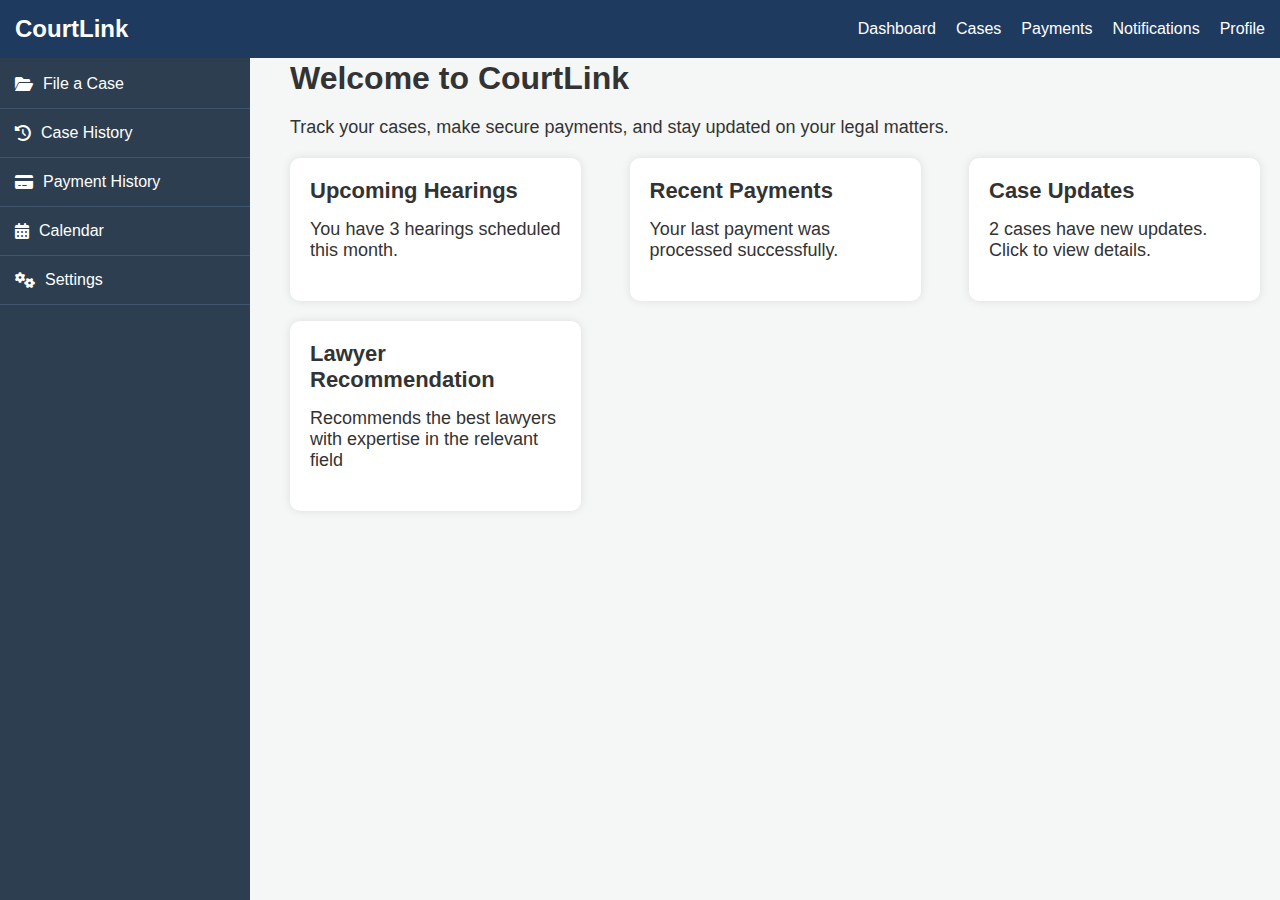
<file: index.html>
<!DOCTYPE html>
<html lang="en">
<head>
    <meta charset="UTF-8">
    <meta name="viewport" content="width=device-width, initial-scale=1.0">
    <title>CourtLink: Digital Justice System</title>
    <link rel="stylesheet" href="styles.css">
    <link rel="stylesheet" href="https://cdnjs.cloudflare.com/ajax/libs/font-awesome/6.0.0-beta3/css/all.min.css">
</head>
<body>
    <!-- Top Navbar -->
    <nav class="navbar">
        <div class="logo">CourtLink</div>
        <ul class="nav-links">
            <li><a href="dashboard.html">Dashboard</a></li>
            <li><a href="#">Cases</a></li>
            <li><a href="#">Payments</a></li>
            <li><a href="#">Notifications</a></li>
            <li><a href="signin.html">Profile</a></li>
        </ul>
        <div class="menu-icon">
            <i class="fas fa-bars"></i>
        </div>
    </nav>

    <!-- Sidebar -->
    <div class="sidebar">
        <ul>
            <li><a href="#"><i class="fas fa-folder-open"></i> File a Case</a></li>
            <li><a href="#"><i class="fas fa-history"></i> Case History</a></li>
            <li><a href="#"><i class="fas fa-credit-card"></i> Payment History</a></li>
            <li><a href="#"><i class="fas fa-calendar-alt"></i> Calendar</a></li>
            <li><a href="#"><i class="fas fa-cogs"></i> Settings</a></li>
        </ul>
    </div>

    <!-- Main Content -->
    <div class="main-content">
        <h1>Welcome to CourtLink</h1>
        <p>Track your cases, make secure payments, and stay updated on your legal matters.</p>

        <!-- Sample Dashboard Cards -->
        <div class="card-container">
            <div class="card">
                <h3>Upcoming Hearings</h3>
                <p>You have 3 hearings scheduled this month.</p>
            </div>
            <div class="card">
                <h3>Recent Payments</h3>
                <p>Your last payment was processed successfully.</p>
            </div>
            <div class="card">
                <h3>Case Updates</h3>
                <p>2 cases have new updates. Click to view details.</p>
            </div>
            <div class="card">
              <h3>Lawyer Recommendation</h3>
              <p>Recommends the best lawyers with expertise in the relevant field</p>
            </div>
        </div>
    </div>

    <script src="script.js"></script>
</body>
</html>
</file>
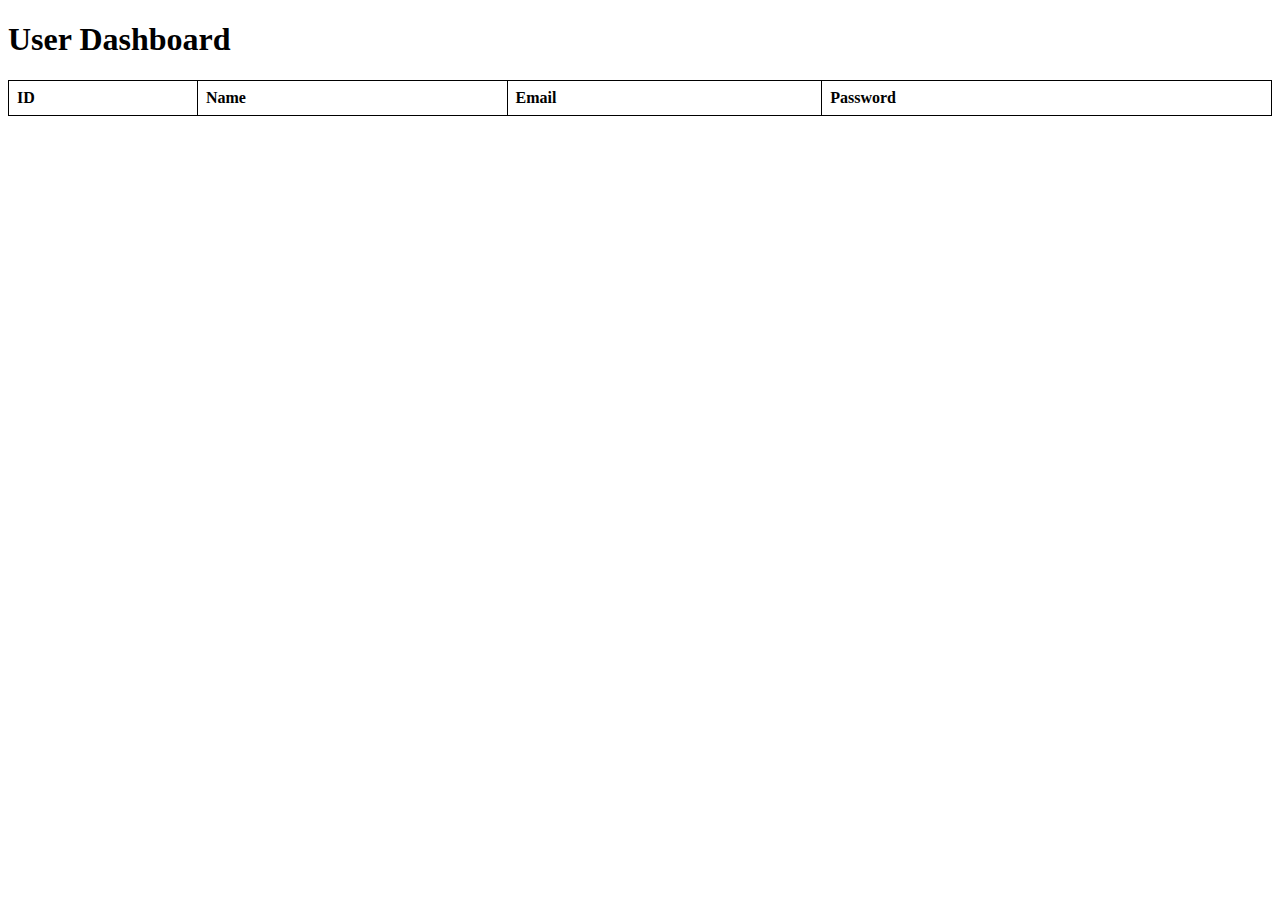
<file: Dashboard.html>
<!DOCTYPE html>
<html lang="en">
<head>
    <meta charset="UTF-8">
    <meta name="viewport" content="width=device-width, initial-scale=1.0">
    <title>Dashboard</title>
    <style>
        table {
            width: 100%;
            border-collapse: collapse;
        }
        table, th, td {
            border: 1px solid black;
        }
        th, td {
            padding: 8px;
            text-align: left;
        }
    </style>
</head>
<body>
    <h1>User Dashboard</h1>
    
    <table id="userTable">
        <thead>
            <tr>
                <th>ID</th>
                <th>Name</th>
                <th>Email</th>
                <th>Password</th>
            </tr>
        </thead>
        <tbody>
            <!-- User data will be inserted here -->
        </tbody>
    </table>

    <script>
        function fetchUsers() {
            fetch('https://nikhildarji123.github.io/final-year-project-/')
                .then(response => response.json())
                .then(data => {
                    const tableBody = document.getElementById('userTable').getElementsByTagName('tbody')[0];
                    
                    // Clear existing table rows
                    tableBody.innerHTML = '';

                    // Populate table with user data
                    data.forEach(user => {
                        const row = tableBody.insertRow();
                        row.insertCell(0).textContent = user.id;
                        row.insertCell(1).textContent = user.name;
                        row.insertCell(2).textContent = user.email;
                        row.insertCell(3).textContent = user.password;
                    });
                })
                .catch(error => {
                    console.error('Error fetching users:', error);
                });
        }

        // Fetch users when the page loads
        document.addEventListener('DOMContentLoaded', fetchUsers);
    </script>
</body>
</html>
</file>
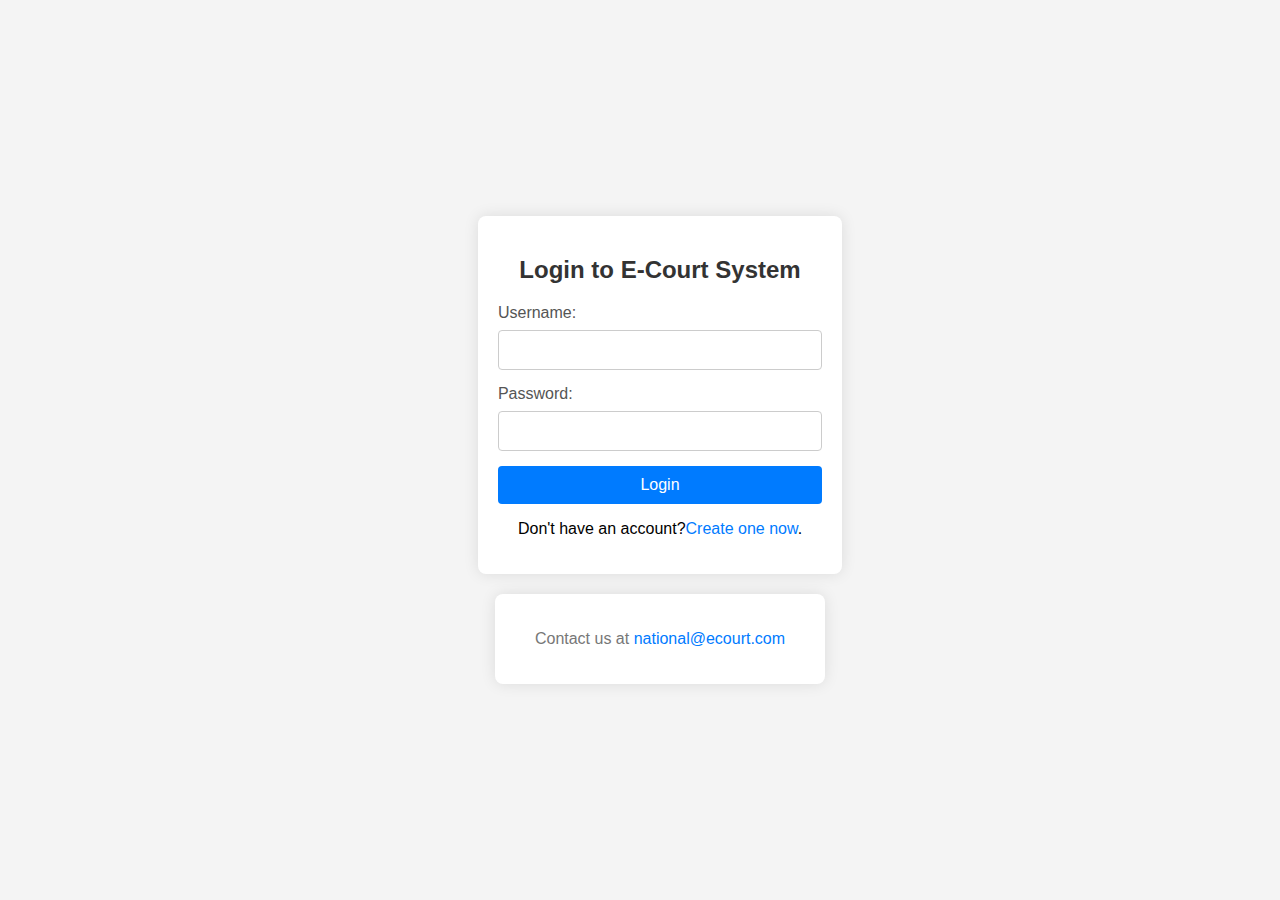
<file: edit_profile.html>
<!DOCTYPE html>
<html lang="en">
<head>
    <meta charset="UTF-8">
    <meta name="viewport" content="width=device-width, initial-scale=1.0">
    <title>Edit Profile</title>
</head>
<body>
    <h1>Edit Profile</h1>

    <form id="editProfileForm">
        <label for="email">Email:</label>
        <input type="email" id="email" name="email" required><br><br>

        <button type="submit">Save Changes</button>
    </form>

    <script>
        const user = JSON.parse(localStorage.getItem('user'));

        if (user && user.email) {
            document.getElementById('email').value = user.email;
        } else {
            window.location.href = 'signin.html'; // Redirect to sign-in if not logged in
        }

        document.getElementById('editProfileForm').addEventListener('submit', function(event) {
            event.preventDefault();

            const updatedEmail = document.getElementById('email').value;

            // Update user in localStorage
            localStorage.setItem('user', JSON.stringify({ email: updatedEmail }));

            window.location.href = 'profile.html'; // Redirect back to profile page
        });
    </script>
</body>
</html>
</file>
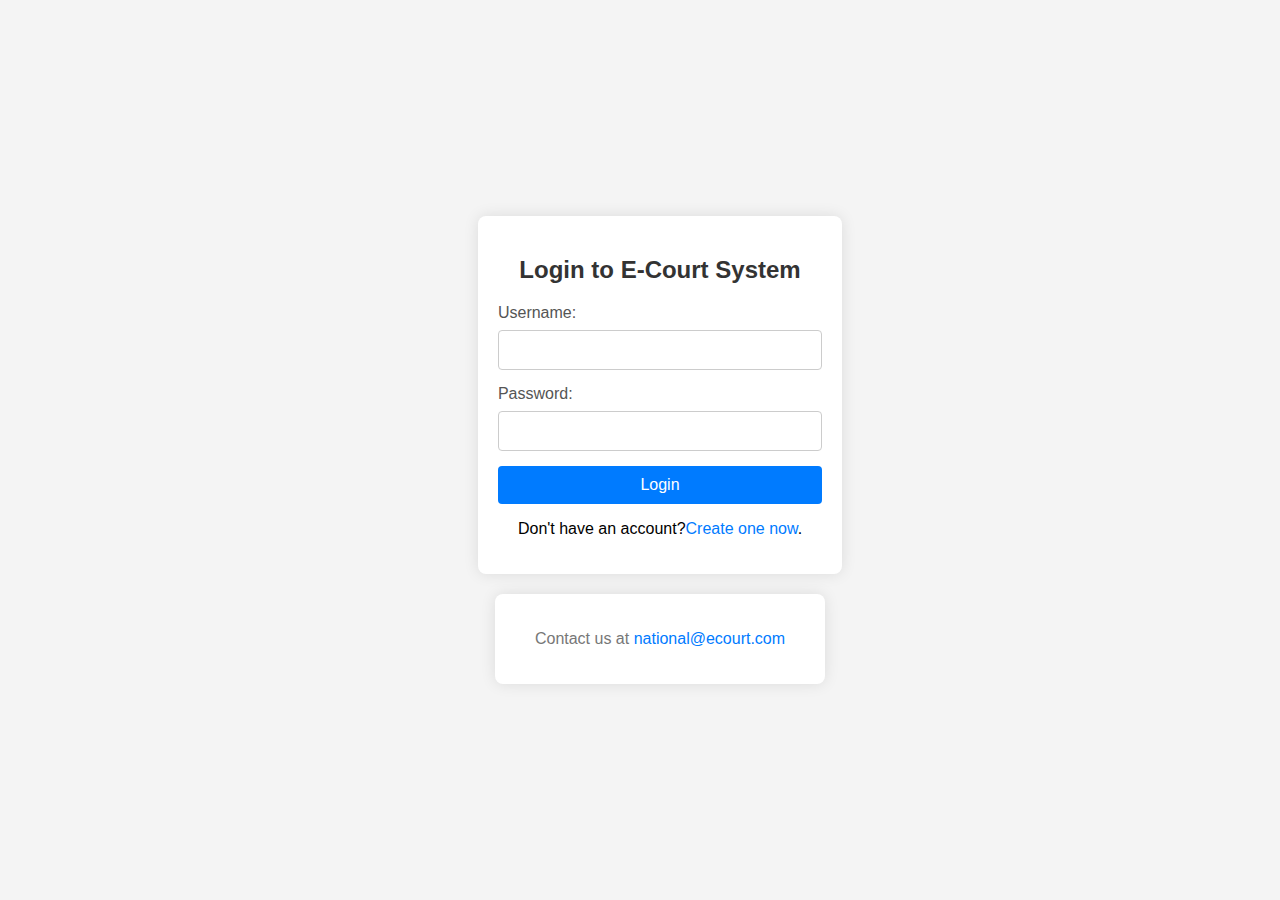
<file: profile.html>
<!DOCTYPE html>
<html lang="en">
<head>
    <meta charset="UTF-8">
    <meta name="viewport" content="width=device-width, initial-scale=1.0">
    <title>Your Profile</title>
</head>
<body>
    <h1>Profile</h1>

    <div id="profileDetails">
        <p><strong>Email:</strong> <span id="userEmail"></span></p>
    </div>

    <a href="edit_profile.html">Edit Profile</a>

    <script>
        const user = JSON.parse(localStorage.getItem('user'));

        if (user && user.email) {
            document.getElementById('userEmail').textContent = user.email;
        } else {
            window.location.href = 'signin.html'; // Redirect to sign-in if not logged in
        }
    </script>
</body>
</html>
</file>
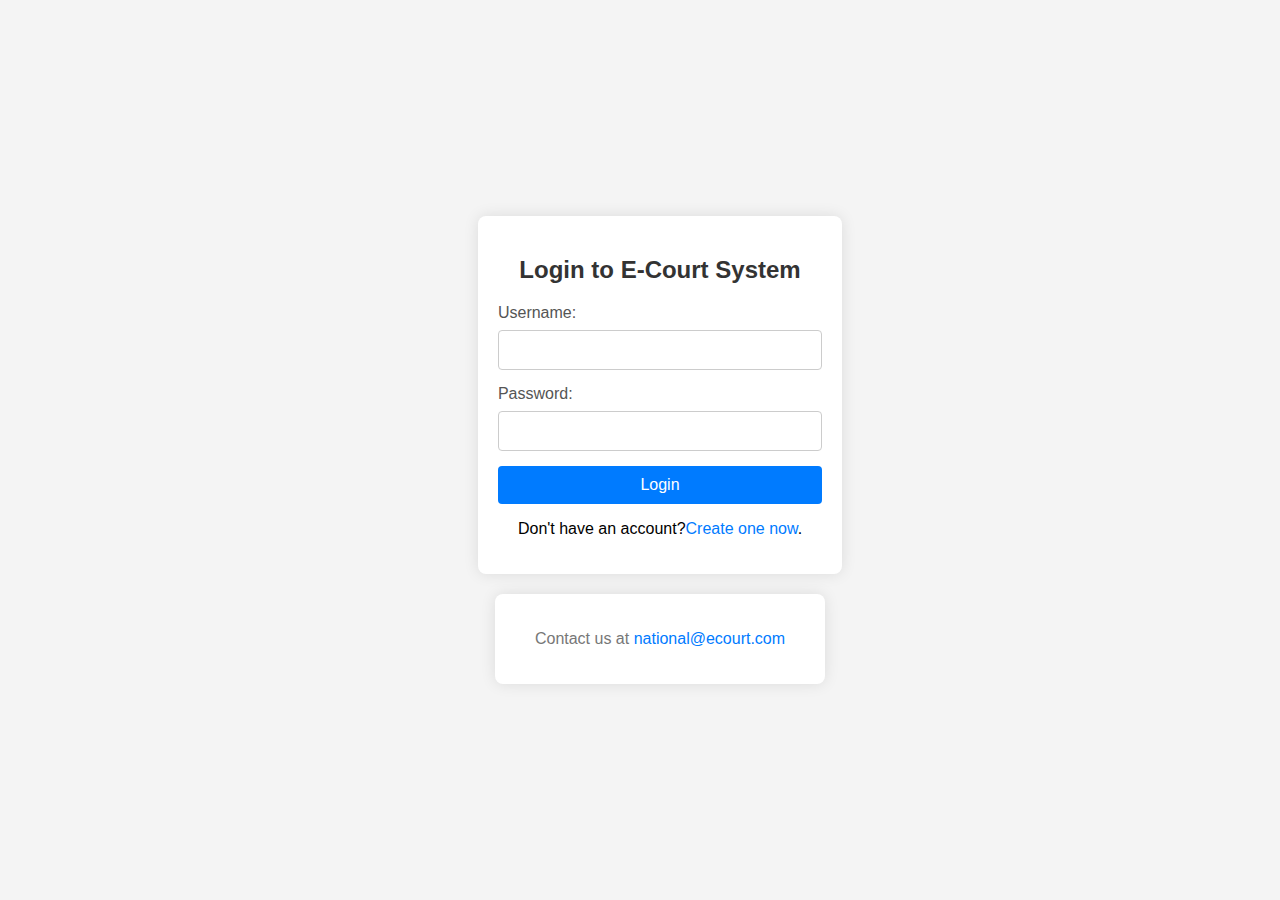
<file: signin.html>
<!DOCTYPE html>
<html lang="en">
<head>
    <meta charset="UTF-8">
    <meta name="viewport" content="width=device-width, initial-scale=1.0">
    <title>Login - E-Court System</title>
    <style>
        /* General Styles */
        body {
            font-family: Arial, sans-serif;
            background-color: #f4f4f4;
            margin: 0;
            padding: 0;
            display: flex;
            justify-content: center;
            align-items: center;
            height: 100vh;
            flex-direction: column;
        }

        /* Container Styles */
        .container {
            background-color: #fff;
            padding: 20px;
            border-radius: 8px;
            box-shadow: 0 0 15px rgba(0, 0, 0, 0.1);
            max-width: 400px;
            width: 100%;
        }

        /* Form Styles */
        h2 {
            text-align: center;
            color: #333;
            margin-bottom: 20px;
        }

        form {
            display: flex;
            flex-direction: column;
        }

        label {
            margin-bottom: 8px;
            color: #555;
        }

        input[type="text"],
        input[type="password"] {
            padding: 10px;
            margin-bottom: 15px;
            border: 1px solid #ccc;
            border-radius: 4px;
            font-size: 16px;
        }

        button[type="submit"] {
            padding: 10px;
            background-color: #007bff;
            color: #fff;
            border: none;
            border-radius: 4px;
            font-size: 16px;
            cursor: pointer;
            transition: background-color 0.3s;
        }

        button[type="submit"]:hover {
            background-color: #0056b3;
        }

        #error-message {
            text-align: center;
            margin-top: 10px;
            color: red;
            display: none;
        }

        /* Sign up Link */
        .signup{
            text-align: center;
            margin-top: 10px;
        }

        .signup a{
            color: #007bff;
            text-decoration: none;
        }
        .signup a:hover{
            text-decoration: underline;
        }

        footer {
            text-align: center;
            margin-top: 20px;
            color: #777;
        }

        footer a {
            color: #007bff;
            text-decoration: none;
        }

        footer a:hover {
            text-decoration: underline;
        }
    </style>
</head>
<body>
    <section id="login">
        <div class="container">
            <h2>Login to E-Court System</h2>
            <form id="loginForm">
                <label for="username">Username:</label>
                <input type="text" id="username" name="username" required>
                
                <label for="password">Password:</label>
                <input type="password" id="password" name="password" required>
                
                <button type="submit">Login</button>
            </form>
            <p id="error-message">Please enter both username and password.</p>
            <div class="signup">
                <p>Don't have an account?<a href="signup.html">Create one now</a>.</p>
            </div>
        </div>
    </section>

    <footer id="contact">
        <div class="container">
            <p>Contact us at <a href="mailto:national@ecourt.com">national@ecourt.com</a></p>
        </div>
    </footer>

    <script src="script.js"></script>
</body>
</html>
</file>
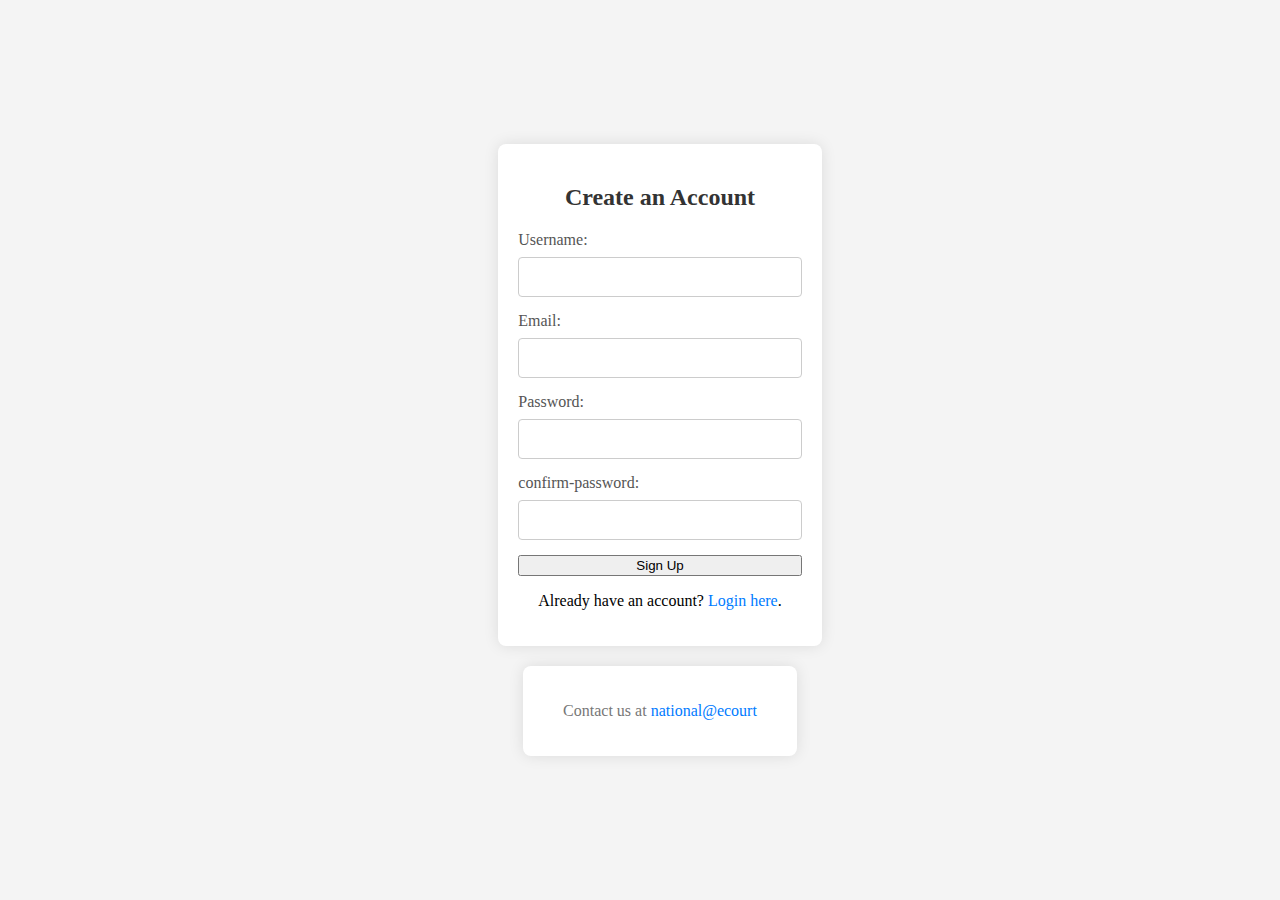
<file: signup.html>
<!DOCTYPE html>
<html lang="en">
<head>
    <meta charset="UTF-8">
    <meta name="viewport" content="width=device-width, initial-scale=1.0">
    <title>Sign Up - E-Court System</title>
    <style>
        /*General Styles*/
        body {
            font-family: 'Times New Roman', Times, serif;
            background-color: #f4f4f4;
            margin: 0;
            padding: 0;
            display: flex;
            justify-content: center;
            align-items: center;
            height: 100vh;
            flex-direction: column;
        }
        .container {
            background-color: #fff;
            padding: 20px;
            border-radius: 8px;
            box-shadow: 0 0 15px rgba(0,0,0,0.1);
            max-width: 400px;
            width: 100%;
        }
        h2{
            text-align: center;
            color: #333;
            margin-bottom: 20px;
        }
        form{
            display: flex;
            flex-direction: column;
        }
        label{
            margin-bottom: 8px;
            color: #555;
        }
        input[type="text"],
        input[type="email"],
        input[type="password"]{
            padding: 10px;
            margin-bottom: 15px;
            border: 1px solid #ccc;
            border-radius: 4px;
            font-size: 16px;
        }
        button[type="submit"]:hover{
            background-color: #0056b3;
        }
        #error-message{
            text-align: center;
            margin-top: 10px;
            color: red;
            display: none;
        }
        .login-link{
            text-align: center;
            margin-top: 10px;
        }
        .login-link a {
            color: #007bff;
            text-decoration: none;
        }
        .login-link a:hover{
            text-decoration: underline;
        }
        footer{
            text-align: center;
            margin-top: 20px;
            color: #777;
        }
        footer a {
            color: #007bff;
            text-decoration: none;
        }
        footer a:hover{
            text-decoration: underline;
        }

    </style>
</head>
<body>
    <section id="signup">
        <div class="container">
            <h2>Create an Account</h2>
            <form id="signupForm">
                <label for="username">Username:</label>
                <input type="text" id="username" name="username" required>

                <label for="email">Email:</label>
                <input type="email" id="email" name="email" required>

                <label for="password">Password:</label>
                <input type="password" id="password" name="password" required>

                <label for="confirm-password">confirm-password:</label>
                <input type="password" id="confirm-password" name="confirm-password" required>

                <button type="submit">Sign Up</button>
            </form>
            <p id="error-message">Please fill out fields and make sure passwords match.</p>
            <div class="login-link">
                <p>Already have an account? <a href="signin.html">Login here</a>.</p>
            </div>
        </div>
    </section>
    <footer id="contact">
        <div class="container">
            <p>Contact us at <a href="mailto:national@ecourt.com">national@ecourt</a></p>
        </div>
    </footer>

    <script src="script.js"></script>
</body>
</html>
</file>
<file: styles.css>
/* Reset */
* {
  margin: 0;
  padding: 0;
  box-sizing: border-box;
}

/* Body */
body {
  font-family: 'Roboto', sans-serif;
  background-color: #f4f7f6;
  color: #333;
  display: flex;
}

/* Navbar */
.navbar {
  width: 100%;
  background-color: #1e3a5f;
  padding: 15px;
  color: white;
  display: flex;
  justify-content: space-between;
  align-items: center;
  position: fixed;
  top: 0;
  z-index: 1000;
}

.navbar .logo {
  font-size: 24px;
  font-weight: bold;
}

.navbar .nav-links {
  list-style: none;
  display: flex;
}

.navbar .nav-links li {
  margin-left: 20px;
}

.navbar .nav-links a {
  text-decoration: none;
  color: white;
  font-size: 16px;
}

.navbar .menu-icon {
  display: none;
  font-size: 24px;
}

/* Sidebar */
.sidebar {
  width: 250px;
  background-color: #2c3e50;
  padding-top: 60px;
  position: fixed;
  top: 0;
  left: 0;
  height: 100%;
  overflow: auto;
}

.sidebar ul {
  list-style-type: none;
}

.sidebar ul li {
  padding: 15px;
  text-align: left;
  border-bottom: 1px solid #3d566e;
}

.sidebar ul li a {
  color: white;
  text-decoration: none;
  font-size: 16px;
  display: flex;
  align-items: center;
}

.sidebar ul li a i {
  margin-right: 10px;
}

/* Main Content */
.main-content {
  margin-left: 270px;
  padding: 60px 20px;
  background-color: #f4f7f6;
  width: 100%;
  min-height: 100vh;
}

.main-content h1 {
  font-size: 32px;
  margin-bottom: 20px;
}

.main-content p {
  font-size: 18px;
  margin-bottom: 20px;
}

.card-container {
  display: flex;
  justify-content: space-between;
  flex-wrap: wrap;
}

.card {
  background-color: white;
  border-radius: 10px;
  padding: 20px;
  box-shadow: 0px 0px 10px rgba(0, 0, 0, 0.1);
  width: 30%;
  margin-bottom: 20px;
}

.card h3 {
  margin-bottom: 15px;
  font-size: 22px;
}

/* Responsive Design */
@media (max-width: 768px) {
  .navbar .nav-links {
      display: none;
  }

  .navbar .menu-icon {
      display: block;
  }

  .sidebar {
      width: 100%;
      height: auto;
      position: relative;
  }

  .main-content {
      margin-left: 0;
  }

  .card {
      width: 100%;
  }
}
</file>
